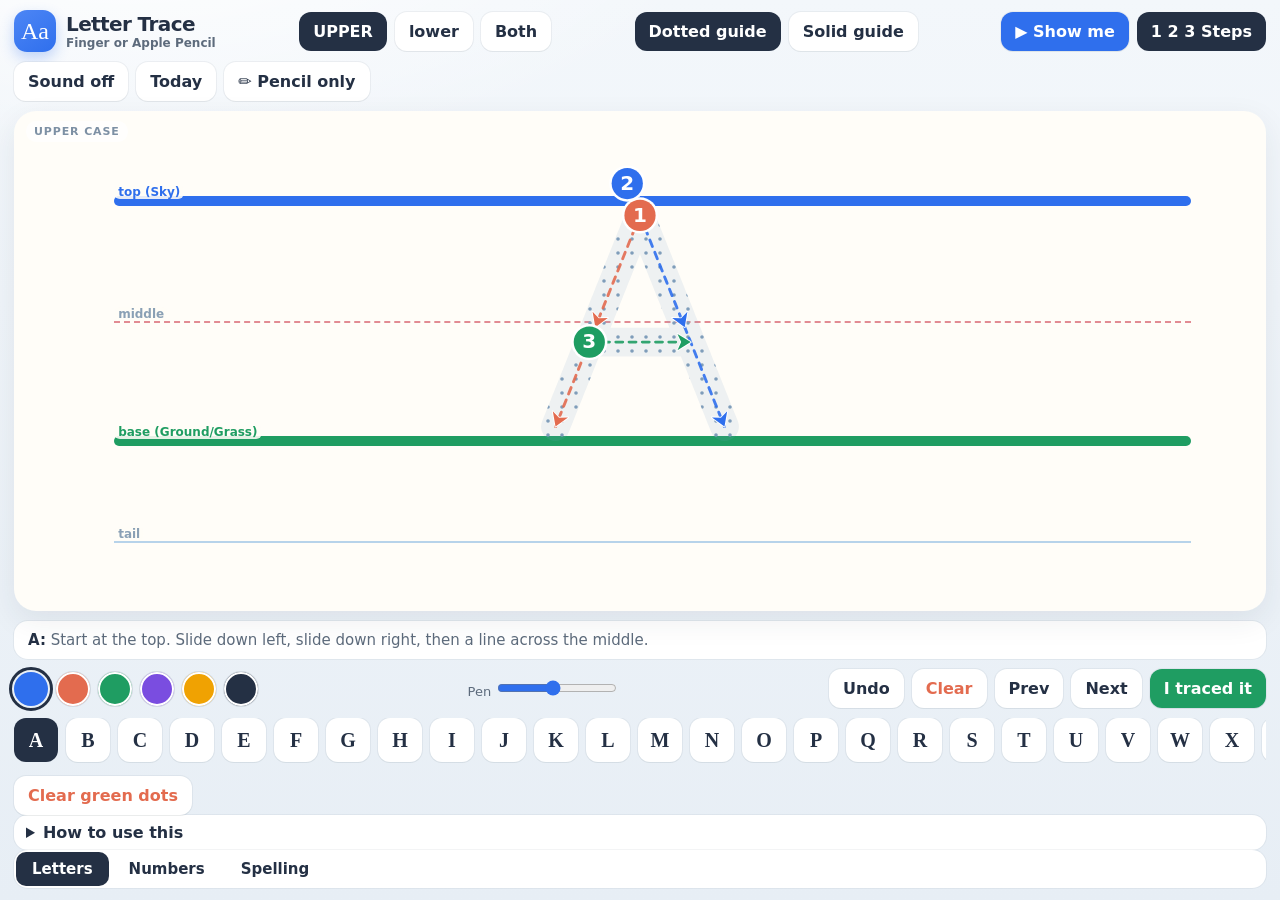
<file: index.html>
<!DOCTYPE html>
<html lang="en">
<head>
<meta charset="UTF-8">
<meta name="viewport" content="width=device-width, initial-scale=1, viewport-fit=cover">
<meta name="apple-mobile-web-app-capable" content="yes">
<meta name="mobile-web-app-capable" content="yes">
<meta name="apple-mobile-web-app-status-bar-style" content="black-translucent">
<meta name="apple-mobile-web-app-title" content="Letter Trace">
<title>Letter Trace · Upper & Lower Case</title>
<link rel="stylesheet" href="trace.css">
</head>
<body>
  <header>
    <div class="brand">
      <div class="mark">Aa</div>
      <h1>Letter Trace<span>Finger or Apple Pencil</span></h1>
    </div>
    <div class="seg" id="mode">
      <button data-mode="upper" class="active">UPPER</button>
      <button data-mode="lower">lower</button>
      <button data-mode="both">Both</button>
    </div>
    <div class="seg">
      <button id="guideBtn" class="active">Dotted guide</button>
      <button id="styleBtn">Solid guide</button>
    </div>
    <div class="seg">
      <button id="showBtn" class="show">▶ Show me</button>
      <button id="numBtn" class="active" aria-pressed="true">1 2 3 Steps</button>
    </div>
  </header>

  <div class="stage" id="stage">
    <div class="board" data-board="0">
      <div class="case-tag" id="tag0">Upper case</div>
      <div class="rules" aria-hidden="true">
        <div class="rule top"><span class="rule-label">top (Sky)</span></div>
        <div class="rule mid"><span class="rule-label">middle</span></div>
        <div class="rule base"><span class="rule-label">base (Ground/Grass)</span></div>
        <div class="rule desc"><span class="rule-label">tail</span></div>
      </div>
      <canvas class="guide-canvas" id="g0"></canvas>
      <canvas id="c0"></canvas>
    </div>
    <div class="board" data-board="1" id="board1" hidden>
      <div class="case-tag">Lower case</div>
      <div class="rules" aria-hidden="true">
        <div class="rule top"><span class="rule-label">top (Sky)</span></div>
        <div class="rule mid"><span class="rule-label">middle</span></div>
        <div class="rule base"><span class="rule-label">base (Ground/Grass)</span></div>
        <div class="rule desc"><span class="rule-label">tail</span></div>
      </div>
      <canvas class="guide-canvas" id="g1"></canvas>
      <canvas id="c1"></canvas>
    </div>
  </div>

  <div class="tip" id="tip"><strong>A:</strong> Start at the top. Slide down to the left, slide down to the right, then a line across the middle.</div>

  <div class="inkbar">
    <div class="swatches" id="swatches">
      <button class="swatch active" data-color="#2f6fed" style="background:#2f6fed" aria-label="Blue"></button>
      <button class="swatch" data-color="#e36b4f" style="background:#e36b4f" aria-label="Coral"></button>
      <button class="swatch" data-color="#1f9d62" style="background:#1f9d62" aria-label="Green"></button>
      <button class="swatch" data-color="#7a4de0" style="background:#7a4de0" aria-label="Purple"></button>
      <button class="swatch" data-color="#f0a202" style="background:#f0a202" aria-label="Gold"></button>
      <button class="swatch" data-color="#243044" style="background:#243044" aria-label="Black"></button>
    </div>
    <label class="help">Pen <input id="size" type="range" min="6" max="28" value="16"></label>
    <div class="tools">
      <button id="undo">Undo</button>
      <button id="clear" class="warn">Clear</button>
      <button id="prev">Prev</button>
      <button id="next">Next</button>
      <button id="done" class="good">I traced it</button>
    </div>
  </div>

  <div class="alpha" id="alpha"></div>
  <div class="footer">
  <button type="button" id="clearDots" class="dots">Clear green dots</button>
  <details class="helpbox">
    <summary>How to use this</summary>
    <p class="help">Open this page in Safari. Tap Share, then Add to Home Screen, so it opens like an app. Turn the phone or iPad sideways for a bigger board. Trace on the dotted letter with a finger or Apple Pencil. Pink dashed line is the middle. The top line is blue. The bottom line is green. Letters with tails (g, j, p, q, y) go under the green line. Coloured numbers show which line to make first, and arrows show which way to go. Tap Show me to watch the letter being made, and tap 1 2 3 Steps to hide or show the numbers. Tap I traced it when you are done: the green dot is only saved when the tracing stays on the line and covers the whole letter. Progress stays on this device.</p>
  </details>
  <nav class="pages" aria-label="Pages">
    <a href="index.html" class="active" aria-current="page">Letters</a>
    <a href="numbers.html">Numbers</a>
    <a href="spelling.html">Spelling</a>
  </nav>
  </div>
  <div class="burst" id="burst"></div>
  <div class="toast" id="toast" role="status" aria-live="polite"></div>
<script src="tracekit.js"></script>
<script src="trace-page.js"></script>
<script src="class.js"></script>
<script>
/* Letters page. Shared logic and the tracing check settings (TRACE_RULES) are in trace-page.js. */
const TIPS = {
  A: "Start at the top. Slide down left, slide down right, then a line across the middle.",
  B: "Start at the top. Straight line down, then a curve on top and a curve on the bottom.",
  C: "Start near the top. Curve back and around, like a smile lying on its side. Leave it open.",
  D: "Start at the top. Straight line down, then a big curve from top to bottom.",
  E: "Start at the top. Line down, then three lines out: top, middle, bottom.",
  F: "Start at the top. Line down, then a line at the top and a shorter line in the middle.",
  G: "Start near the top. Curve around like C, then a short line in on the right.",
  H: "Two straight lines down. Connect them across the middle.",
  I: "Start at the top. One straight line down. A small line across the top and the bottom.",
  J: "Start at the top. Line down, curve to the left at the bottom, then a line across the top.",
  K: "Straight line down. Then start at the top right: slant in to the line, then slant out to the bottom.",
  L: "Start at the top. Line down, then a line across the bottom to the right.",
  M: "Line down. Go back to the top: slant down to the middle, slant back up, then line down.",
  N: "Line down, diagonal down to the bottom, then line up.",
  O: "Start at the top. Curve all the way around until you meet the start.",
  P: "Line down from the top. Curve out and back to the middle.",
  Q: "Make an O. Then a short diagonal tail at the bottom right.",
  R: "Line down. Curve out and back to the middle, then a diagonal leg.",
  S: "Start at the top. Curve left, then curve the other way, like a snake.",
  T: "Start at the top. Line down from the middle, then a line across the top.",
  U: "Line down, curve along the bottom, line back up.",
  V: "Start at the top. Slide down to a point, then back up.",
  W: "Like two Vs. Down, up, down, up.",
  X: "Slide down from the top left. Then slide the other way from the top right.",
  Y: "Two short diagonals meet in the middle, then one line down.",
  Z: "Line across the top, diagonal down to the left, line across the bottom.",
  a: "Start at the middle line. Curve around like a circle, then a short line down to the baseline.",
  b: "Line down from the top. At the middle, curve around to make a ball.",
  c: "Start at the middle line. Curve back and around. Leave it open.",
  d: "Start just under the middle line. Circle back, then a tall line from the top down to the baseline.",
  e: "Start in the middle of the letter. Line across, then curve around.",
  f: "Start near the top. Curve up and back, line down to the baseline, then a short line across the middle.",
  g: "Circle from the middle line, then a tail that curves under the baseline.",
  h: "Line down from the top. From the middle, bump out and down to the baseline.",
  i: "Short line from the middle line down. Then a dot above it.",
  j: "Short line down past the baseline and curve left. Then a dot.",
  k: "Line down from the top. From the middle, a diagonal in and a diagonal out.",
  l: "Start at the top. One long straight line down to the baseline.",
  m: "Short line down. Two bumps, like two hills, staying on the baseline.",
  n: "Short line down. One bump out and down to the baseline.",
  o: "Start at the middle line. Curve all the way around.",
  p: "Line down past the baseline. From the middle, curve around to make a ball.",
  q: "Circle on the baseline. Line down past the baseline, then a little flick.",
  r: "Short line down. From the top, a small curve out.",
  s: "A small snake. Curve one way, then the other, between the middle and the baseline.",
  t: "Line down from near the top. Cross it near the middle line.",
  u: "Line down, curve along the bottom and back up. Then a short line down on the right side.",
  v: "From the middle line, slide down and back up.",
  w: "From the middle line: down, up, down, up.",
  x: "Two diagonals that cross between the middle line and the baseline.",
  y: "Slant down to the baseline. Then start at the top right and slant all the way down under the baseline.",
  z: "Across, diagonal down, across. Keep it between the middle line and the baseline."
};

const letters = "ABCDEFGHIJKLMNOPQRSTUVWXYZ".split("");
const state = Object.assign(TracePage.state, {
  index: 0,
  mode: "upper",
  progress: {}
});
const boards = TracePage.boards;

function list() {
  const picked = ClassKit.today("letterTraceToday");
  if (!picked) return letters.slice();
  const set = [];
  picked.forEach(s => {
    const L = String(s).toUpperCase();
    if (letters.indexOf(L) >= 0 && set.indexOf(L) < 0) set.push(L);
  });
  return set.length ? set : letters.slice();
}

function glyph(upper) {
  const L = list()[state.index] || "A";
  return upper ? L : L.toLowerCase();
}

function needed() {
  const rows = list();
  if (state.mode === "both") return rows.reduce((all, L) => all.concat([L, L.toLowerCase()]), []);
  if (state.mode === "lower") return rows.map(L => L.toLowerCase());
  return rows.slice();
}

function finished() { return needed().every(g => state.progress[g]); }

function say() {
  const g0 = state.mode === "lower" ? glyph(false) : glyph(true);
  const g1 = glyph(false);
  const line = state.mode === "both"
    ? "Capital " + g0 + ". Lowercase " + g1
    : (state.mode === "lower" ? "Lowercase " : "Capital ") + g0;
  ClassKit.speak(line);
}

function render() {
  const rows = list();
  if (state.index >= rows.length) state.index = 0;
  const both = state.mode === "both";
  document.body.classList.toggle("both", both);
  document.body.classList.toggle("solid", state.style === "solid");
  document.getElementById("board1").hidden = !both;
  const g0 = state.mode === "lower" ? glyph(false) : glyph(true);
  const g1 = glyph(false);
  document.getElementById("tag0").textContent = state.mode === "lower" ? "Lower case" : "Upper case";
  const lowerTip = TIPS[g1] ? " Lower: " + TIPS[g1] : "";
  document.getElementById("tip").innerHTML = "<strong>" + g0 + (both ? " / " + g1 : "") + ":</strong> " + (TIPS[g0] || "") + (both ? lowerTip : "");
  document.querySelectorAll("#mode button").forEach(b => b.classList.toggle("active", b.dataset.mode === state.mode));
  const alpha = document.getElementById("alpha");
  alpha.innerHTML = "";
  rows.forEach((L, i) => {
    const b = document.createElement("button");
    b.textContent = state.mode === "lower" ? L.toLowerCase() : L;
    b.classList.toggle("active", i === state.index);
    const mark = state.mode === "both" ? state.progress[L] && state.progress[L.toLowerCase()]
      : state.mode === "lower" ? state.progress[L.toLowerCase()] : state.progress[L];
    b.classList.toggle("done", !!mark);
    b.addEventListener("click", () => { state.index = i; clearAll(); render(); say(); });
    alpha.appendChild(b);
  });
  const today = ClassKit.today("letterTraceToday");
  ClassKit.setFinished(finished(), {
    title: "You traced them",
    body: today ? "Today's letters are finished." : "Every letter is finished."
  });
  TracePage.resize();
}

function clearAll() { TracePage.clearAll(); }

function reloadProgress() {
  state.progress = ClassKit.mine("letterTraceProgress");
  state.index = 0;
  clearAll();
  render();
}

document.getElementById("mode").addEventListener("click", e => {
  const btn = e.target.closest("button");
  if (!btn) return;
  state.mode = btn.dataset.mode;
  clearAll();
  render();
});
document.getElementById("next").addEventListener("click", () => {
  state.index = (state.index + 1) % list().length; clearAll(); render(); say();
});
document.getElementById("prev").addEventListener("click", () => {
  state.index = (state.index + list().length - 1) % list().length; clearAll(); render(); say();
});

ClassKit.mount({
  onChange: reloadProgress,
  today: {
    key: "letterTraceToday",
    title: "Today's letters",
    choices: letters,
    norm: function (s) { return String(s).toUpperCase(); }
  }
});

TracePage.init({
  texts: () => [state.mode === "lower" ? glyph(false) : glyph(true), glyph(false)],
  render,
  onPass: () => {
    const before = finished();
    const L = list()[state.index];
    if (state.mode !== "lower") state.progress[L] = 1;
    if (state.mode !== "upper") state.progress[L.toLowerCase()] = 1;
    ClassKit.saveMine("letterTraceProgress", state.progress);
    render();
    if (!before && finished()) ClassKit.showFinish();
  }
});
reloadProgress();
ClassKit.hold(document.getElementById("clearDots"), () => {
  TracePage.confirmClear({
    count: Object.keys(state.progress).length,
    title: "Clear the green dots?",
    body: "Every letter will look not traced. This only changes this device.",
    empty: "No letters have a green dot yet.",
    onClear: () => {
      state.progress = {};
      ClassKit.saveMine("letterTraceProgress", state.progress);
      render();
    }
  });
}, "");
</script>
</body>
</html>
</file>
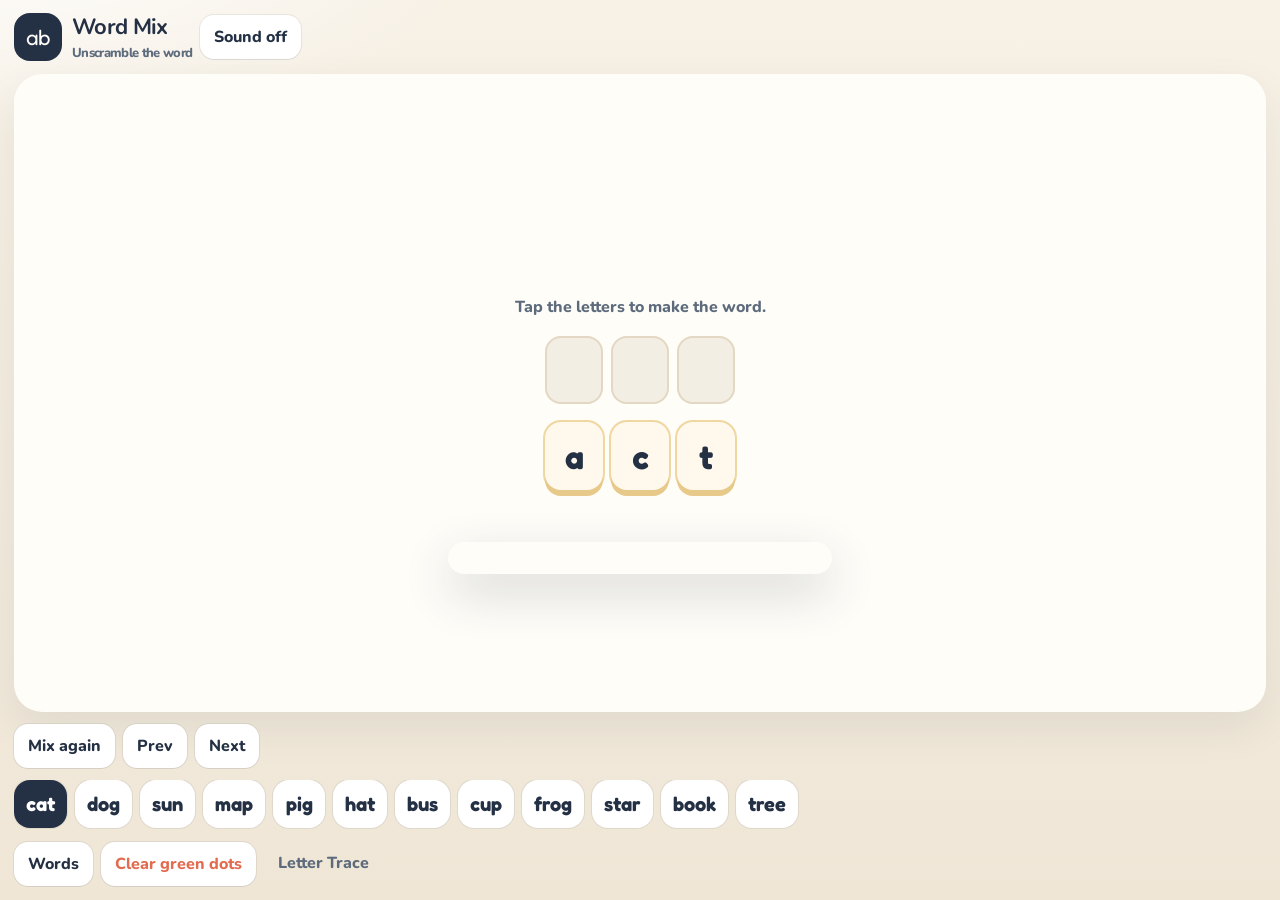
<file: word-mix/index.html>
<!DOCTYPE html>
<html lang="en">
<head>
<meta charset="UTF-8">
<meta name="viewport" content="width=device-width, initial-scale=1, viewport-fit=cover">
<meta name="apple-mobile-web-app-capable" content="yes">
<meta name="mobile-web-app-capable" content="yes">
<meta name="apple-mobile-web-app-title" content="Word Mix">
<title>Word Mix · Unscramble</title>
<link rel="preconnect" href="https://fonts.googleapis.com">
<link rel="preconnect" href="https://fonts.gstatic.com" crossorigin>
<link href="https://fonts.googleapis.com/css2?family=Fredoka:wght@500;650&family=Nunito:wght@700;800&display=swap" rel="stylesheet">
<link rel="stylesheet" href="mix.css">
</head>
<body>
  <header>
    <div class="brand">
      <div class="mark" aria-hidden="true">ab</div>
      <h1>Word Mix<span>Unscramble the word</span></h1>
    </div>
    <button type="button" id="soundBtn">Sound off</button>
  </header>

  <main class="board" id="board">
    <p class="prompt" id="prompt">Tap the letters to make the word.</p>
    <div class="slots" id="slots" aria-label="Your word"></div>
    <div class="bank" id="bank" aria-label="Mixed letters"></div>
  </main>

  <div class="tools">
    <button type="button" id="mixBtn">Mix again</button>
    <button type="button" id="prev">Prev</button>
    <button type="button" id="next">Next</button>
  </div>

  <div class="words" id="words" aria-label="Words"></div>

  <footer>
    <button type="button" id="wordsBtn">Words</button>
    <button type="button" id="clearDots" class="warn">Clear green dots</button>
    <a class="quiet" href="https://scaemrfung.github.io/letter-trace/">Letter Trace</a>
  </footer>

  <div class="toast" id="toast" role="status" aria-live="polite"></div>
  <div class="burst" id="burst" aria-hidden="true"></div>
  <script src="mix.js"></script>
</body>
</html>
</file>
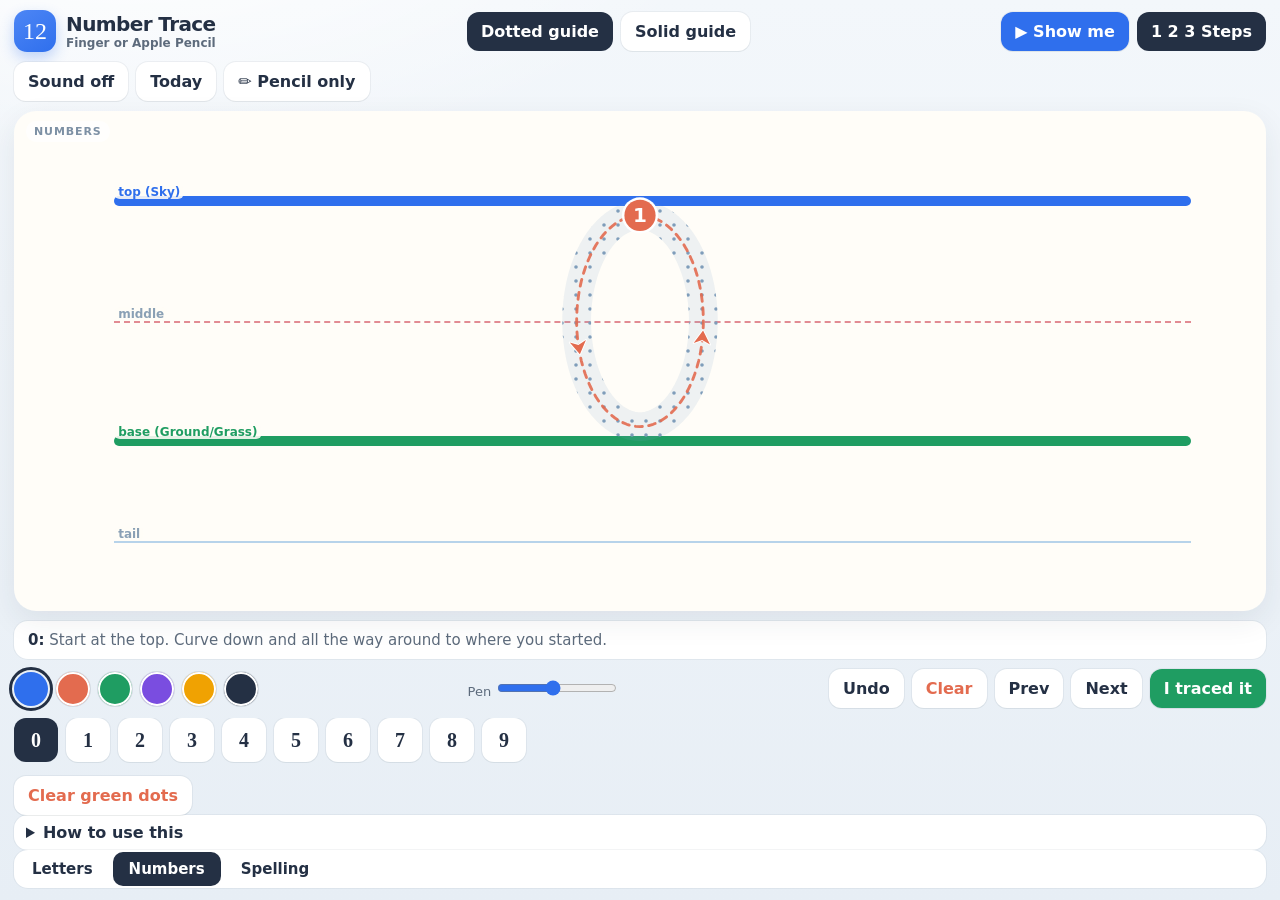
<file: numbers.html>
<!DOCTYPE html>
<html lang="en">
<head>
<meta charset="UTF-8">
<meta name="viewport" content="width=device-width, initial-scale=1, viewport-fit=cover">
<meta name="apple-mobile-web-app-capable" content="yes">
<meta name="mobile-web-app-capable" content="yes">
<meta name="apple-mobile-web-app-status-bar-style" content="black-translucent">
<meta name="apple-mobile-web-app-title" content="Number Trace">
<title>Number Trace · 0 to 9</title>
<link rel="stylesheet" href="trace.css">
</head>
<body>
  <header>
    <div class="brand">
      <div class="mark">12</div>
      <h1>Number Trace<span>Finger or Apple Pencil</span></h1>
    </div>
    <div class="seg">
      <button id="guideBtn" class="active">Dotted guide</button>
      <button id="styleBtn">Solid guide</button>
    </div>
    <div class="seg">
      <button id="showBtn" class="show">▶ Show me</button>
      <button id="numBtn" class="active" aria-pressed="true">1 2 3 Steps</button>
    </div>
  </header>

  <div class="stage" id="stage">
    <div class="board" data-board="0">
      <div class="case-tag" id="tag0">Numbers</div>
      <div class="rules" aria-hidden="true">
        <div class="rule top"><span class="rule-label">top (Sky)</span></div>
        <div class="rule mid"><span class="rule-label">middle</span></div>
        <div class="rule base"><span class="rule-label">base (Ground/Grass)</span></div>
        <div class="rule desc"><span class="rule-label">tail</span></div>
      </div>
      <canvas class="guide-canvas" id="g0"></canvas>
      <canvas id="c0"></canvas>
    </div>
  </div>

  <div class="tip" id="tip"></div>

  <div class="inkbar">
    <div class="swatches" id="swatches">
      <button class="swatch active" data-color="#2f6fed" style="background:#2f6fed" aria-label="Blue"></button>
      <button class="swatch" data-color="#e36b4f" style="background:#e36b4f" aria-label="Coral"></button>
      <button class="swatch" data-color="#1f9d62" style="background:#1f9d62" aria-label="Green"></button>
      <button class="swatch" data-color="#7a4de0" style="background:#7a4de0" aria-label="Purple"></button>
      <button class="swatch" data-color="#f0a202" style="background:#f0a202" aria-label="Gold"></button>
      <button class="swatch" data-color="#243044" style="background:#243044" aria-label="Black"></button>
    </div>
    <label class="help">Pen <input id="size" type="range" min="6" max="28" value="16"></label>
    <div class="tools">
      <button id="undo">Undo</button>
      <button id="clear" class="warn">Clear</button>
      <button id="prev">Prev</button>
      <button id="next">Next</button>
      <button id="done" class="good">I traced it</button>
    </div>
  </div>

  <div class="alpha" id="alpha"></div>
  <div class="footer">
  <button type="button" id="clearDots" class="dots">Clear green dots</button>
  <details class="helpbox">
    <summary>How to use this</summary>
    <p class="help">Open this page in Safari. Tap Share, then Add to Home Screen, so it opens like an app. Trace the dotted number with a finger or Apple Pencil. Numbers start on the blue top line and sit on the green bottom line. Coloured numbers show which line to make first, and arrows show which way to go. Tap Show me to watch the number being made, and tap 1 2 3 Steps to hide or show the steps. Tap I traced it when you are done: the green dot is only saved when the tracing stays on the line and covers the whole number. Progress stays on this iPad.</p>
  </details>
  <nav class="pages" aria-label="Pages">
    <a href="index.html">Letters</a>
    <a href="numbers.html" class="active" aria-current="page">Numbers</a>
    <a href="spelling.html">Spelling</a>
  </nav>
  </div>
  <div class="burst" id="burst"></div>
  <div class="toast" id="toast" role="status" aria-live="polite"></div>
<script src="tracekit.js"></script>
<script src="trace-page.js"></script>
<script src="class.js"></script>
<script>
/* Numbers page. Shared logic and the tracing check settings (TRACE_RULES) are in trace-page.js. */
const TIPS = {
  0: "Start at the top. Curve down and all the way around to where you started.",
  1: "Start at the top. One straight line down.",
  2: "Start near the top. Curve up and around, slant down to the left, then a line across the bottom.",
  3: "Start near the top. Curve around to the middle, then curve around again to the bottom.",
  4: "Line down, then across. Lift your pencil. Then a long line down on the right.",
  5: "Line down, then a big round belly. Lift your pencil and put the flag on top.",
  6: "Start at the top right. Curve down and around, then make a loop at the bottom.",
  7: "Line across the top, then slant down.",
  8: "Start at the top right. Make an S, then go back up to where you started.",
  9: "Make a circle at the top, then a straight line down."
};
MESSAGES.empty = "Trace the number first! ✏️";
MESSAGES.partial = "Almost! Trace the whole number. 🙂";

const digits = "0123456789".split("");
const state = Object.assign(TracePage.state, {
  index: 0,
  mode: "upper",
  progress: {}
});
const boards = TracePage.boards;

function list() {
  const picked = ClassKit.today("numberTraceToday");
  if (!picked) return digits.slice();
  const set = [];
  picked.forEach(s => {
    const d = String(s);
    if (digits.indexOf(d) >= 0 && set.indexOf(d) < 0) set.push(d);
  });
  return set.length ? set : digits.slice();
}

function finished() { return list().every(d => state.progress[d]); }

function say() {
  const d = list()[state.index] || "0";
  ClassKit.speak(d);
}

function render() {
  const rows = list();
  if (state.index >= rows.length) state.index = 0;
  document.body.classList.toggle("solid", state.style === "solid");
  const d = rows[state.index];
  document.getElementById("tip").innerHTML = "<strong>" + d + ":</strong> " + TIPS[d];
  const alpha = document.getElementById("alpha");
  alpha.innerHTML = "";
  rows.forEach((digit, i) => {
    const b = document.createElement("button");
    b.textContent = digit;
    b.classList.toggle("active", i === state.index);
    b.classList.toggle("done", !!state.progress[digit]);
    b.addEventListener("click", () => { state.index = i; clearAll(); render(); say(); });
    alpha.appendChild(b);
  });
  const today = ClassKit.today("numberTraceToday");
  ClassKit.setFinished(finished(), {
    title: "You traced them",
    body: today ? "Today's numbers are finished." : "Every number is finished."
  });
  TracePage.resize();
}

function clearAll() { TracePage.clearAll(); }

function reloadProgress() {
  state.progress = ClassKit.mine("numberTraceProgress");
  state.index = 0;
  clearAll();
  render();
}

document.getElementById("next").addEventListener("click", () => {
  state.index = (state.index + 1) % list().length; clearAll(); render(); say();
});
document.getElementById("prev").addEventListener("click", () => {
  state.index = (state.index + list().length - 1) % list().length; clearAll(); render(); say();
});

ClassKit.mount({
  onChange: reloadProgress,
  today: {
    key: "numberTraceToday",
    title: "Today's numbers",
    choices: digits,
    norm: function (s) { return String(s); }
  }
});

TracePage.init({
  texts: () => [list()[state.index] || "0"],
  render,
  onPass: () => {
    const before = finished();
    state.progress[list()[state.index]] = 1;
    ClassKit.saveMine("numberTraceProgress", state.progress);
    render();
    if (!before && finished()) ClassKit.showFinish();
  }
});
reloadProgress();
ClassKit.hold(document.getElementById("clearDots"), () => {
  TracePage.confirmClear({
    count: Object.keys(state.progress).length,
    title: "Clear the number dots?",
    body: "Every number will look not traced. This only changes this device.",
    empty: "No numbers have a green dot yet.",
    onClear: () => {
      state.progress = {};
      ClassKit.saveMine("numberTraceProgress", state.progress);
      render();
    }
  });
}, "");
</script>
</body>
</html>
</file>
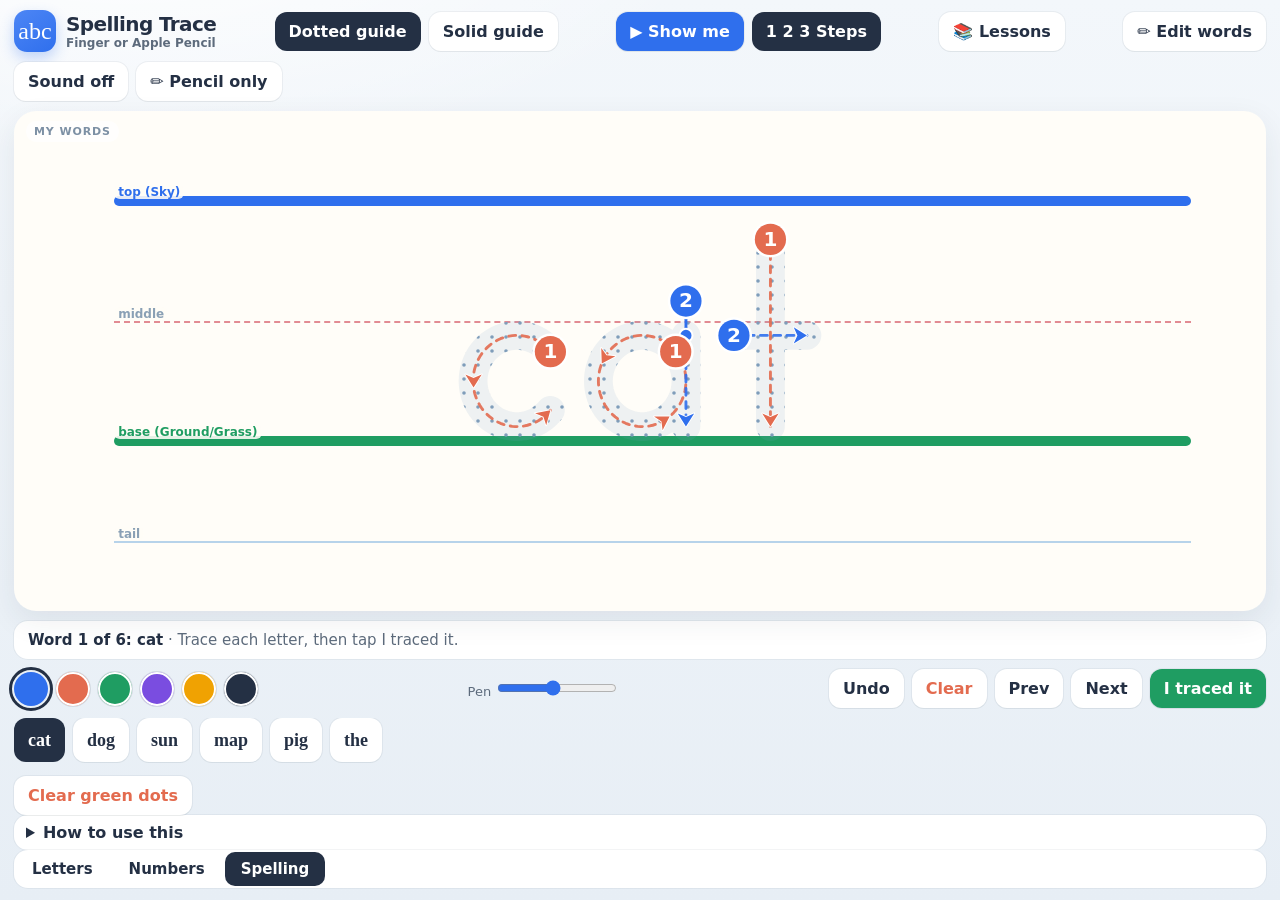
<file: spelling.html>
<!DOCTYPE html>
<html lang="en">
<head>
<meta charset="UTF-8">
<meta name="viewport" content="width=device-width, initial-scale=1, viewport-fit=cover">
<meta name="apple-mobile-web-app-capable" content="yes">
<meta name="mobile-web-app-capable" content="yes">
<meta name="apple-mobile-web-app-status-bar-style" content="black-translucent">
<meta name="apple-mobile-web-app-title" content="Spelling Trace">
<title>Spelling Trace · Words</title>
<link rel="stylesheet" href="trace.css">
<style>
  .alpha.words button { padding: 0 14px; font-size: 18px; }
  #editBtn { -webkit-touch-callout: none; }
  .editor {
    position: fixed; inset: 0; z-index: 8; display: grid; place-items: center;
    background: rgba(36, 48, 68, 0.35); padding: 16px;
  }
  .editor[hidden] { display: none; }
  .editor .panel {
    width: min(640px, 100%); max-height: min(90dvh, 720px); overflow: auto;
    background: white; border-radius: 22px; padding: 18px 20px;
    box-shadow: 0 20px 50px rgba(36, 48, 68, 0.25); display: flex; flex-direction: column; gap: 10px;
  }
  .editor h2 { margin: 0; font-size: 20px; }
  .editor p { margin: 0; }
  .editor textarea, .editor input {
    width: 100%; font: inherit; font-size: 18px; border-radius: 12px; border: 1px solid #c9d5e2;
    padding: 10px 12px; user-select: text; -webkit-user-select: text; color: var(--ink);
  }
  .editor textarea { min-height: 180px; resize: vertical; }
  .editor .row { display: flex; gap: 8px; flex-wrap: wrap; }
  .editor .msg { min-height: 1.2em; font-weight: 700; color: var(--green); font-size: 14px; }
  .editor .msg.bad { color: var(--coral); }
  #lessonBtn { font-weight: 800; }
  .alpha.words button.tricky { border: 2px solid #f0a202; background: #fff6df; }
  .alpha.words button.tricky::before { content: "★ "; color: #d48a00; }
  .alpha.words button.tricky.active { background: #f0a202; color: white; }
  .alpha.words button.tricky.active::before { color: white; }
  .tricky-tag { display: inline-block; margin-left: 6px; padding: 1px 8px; border-radius: 999px; background: #fff0c2; color: #8a5a00; font-size: 0.85em; }
  .lessons .grade h3 { margin: 8px 0 6px; font-size: 18px; }
  .lessons .list { display: grid; grid-template-columns: repeat(auto-fill, minmax(190px, 1fr)); gap: 8px; }
  .lessons .list button { min-height: 56px; text-align: left; padding: 8px 12px; border-radius: 14px; line-height: 1.2; }
  .lessons .list button b { display: block; font-size: 17px; }
  .lessons .list button span { font-size: 14px; opacity: 0.8; }
  .lessons .list button.current { outline: 3px solid var(--green); }
  .lessons .list button .count { float: right; color: var(--green); font-weight: 800; }
  .lessons .mine { width: 100%; min-height: 56px; font-size: 17px; font-weight: 800; }
</style>
</head>
<body>
  <header>
    <div class="brand">
      <div class="mark">abc</div>
      <h1>Spelling Trace<span>Finger or Apple Pencil</span></h1>
    </div>
    <div class="seg">
      <button id="guideBtn" class="active">Dotted guide</button>
      <button id="styleBtn">Solid guide</button>
    </div>
    <div class="seg">
      <button id="showBtn" class="show">▶ Show me</button>
      <button id="numBtn" class="active" aria-pressed="true">1 2 3 Steps</button>
    </div>
    <button id="lessonBtn" aria-haspopup="dialog">📚 Lessons</button>
    <button id="editBtn">✏️ Edit words</button>
  </header>

  <div class="stage" id="stage">
    <div class="board" data-board="0">
      <div class="case-tag" id="tag0">Spelling</div>
      <div class="rules" aria-hidden="true">
        <div class="rule top"><span class="rule-label">top (Sky)</span></div>
        <div class="rule mid"><span class="rule-label">middle</span></div>
        <div class="rule base"><span class="rule-label">base (Ground/Grass)</span></div>
        <div class="rule desc"><span class="rule-label">tail</span></div>
      </div>
      <canvas class="guide-canvas" id="g0"></canvas>
      <canvas id="c0"></canvas>
    </div>
  </div>

  <div class="tip" id="tip"></div>

  <div class="inkbar">
    <div class="swatches" id="swatches">
      <button class="swatch active" data-color="#2f6fed" style="background:#2f6fed" aria-label="Blue"></button>
      <button class="swatch" data-color="#e36b4f" style="background:#e36b4f" aria-label="Coral"></button>
      <button class="swatch" data-color="#1f9d62" style="background:#1f9d62" aria-label="Green"></button>
      <button class="swatch" data-color="#7a4de0" style="background:#7a4de0" aria-label="Purple"></button>
      <button class="swatch" data-color="#f0a202" style="background:#f0a202" aria-label="Gold"></button>
      <button class="swatch" data-color="#243044" style="background:#243044" aria-label="Black"></button>
    </div>
    <label class="help">Pen <input id="size" type="range" min="6" max="28" value="16"></label>
    <div class="tools">
      <button id="undo">Undo</button>
      <button id="clear" class="warn">Clear</button>
      <button id="prev">Prev</button>
      <button id="next">Next</button>
      <button id="done" class="good">I traced it</button>
    </div>
  </div>

  <div class="alpha words" id="alpha"></div>
  <div class="footer">
  <button type="button" id="clearDots" class="dots">Clear green dots</button>
  <details class="helpbox">
    <summary>How to use this</summary>
    <p class="help">Trace the dotted word with a finger or Apple Pencil, one letter at a time. Coloured numbers show which line to make first in each letter, and arrows show which way to go. Tap Show me to watch the whole word being written, letter by letter. Tap I traced it when you are done: the green dot is only saved when every letter stays on the line and is fully traced. Letters that need another try are underlined. Tap Lessons to pick a Grade 1 lesson: its words load right away, and tricky words have a gold ★. Teachers: press and hold Edit words to type or paste the word list (one per line, or separated by commas), then tap Share list to get a link that opens the same words on other iPads. The list and progress stay on this iPad.</p>
  </details>
  <nav class="pages" aria-label="Pages">
    <a href="index.html">Letters</a>
    <a href="numbers.html">Numbers</a>
    <a href="spelling.html" class="active" aria-current="page">Spelling</a>
  </nav>
  </div>

  <div class="editor" id="editor" hidden role="dialog" aria-modal="true" aria-labelledby="editorTitle">
    <div class="panel">
      <h2 id="editorTitle">Spelling words</h2>
      <p class="help">Type or paste words, one per line or separated by commas. Words stay lowercase unless you type capitals.</p>
      <textarea id="wordsInput" spellcheck="false" autocapitalize="none" autocomplete="off"></textarea>
      <div class="row">
        <button id="saveWords" class="good">Save words</button>
        <button id="cancelEdit">Cancel</button>
        <button id="shareBtn">Share list</button>
        <button id="resetProgress" class="warn">Clear green dots</button>
      </div>
      <input id="shareLink" readonly hidden aria-label="Share link">
      <p class="msg" id="editorMsg" role="status"></p>
    </div>
  </div>

  <div class="editor lessons" id="lessons" hidden role="dialog" aria-modal="true" aria-labelledby="lessonsTitle">
    <div class="panel">
      <h2 id="lessonsTitle">Pick a word list</h2>
      <button id="mineBtn" class="mine">✏️ My words</button>
      <div id="gradeList"></div>
      <p class="help">★ marks a tricky word (an irregular word to learn by heart).</p>
      <div class="row">
        <button id="closeLessons">Close</button>
        <button id="shareLesson">Share this lesson</button>
      </div>
      <input id="lessonLink" readonly hidden aria-label="Lesson link">
      <p class="msg" id="lessonMsg" role="status"></p>
    </div>
  </div>

  <div class="burst" id="burst"></div>
  <div class="toast" id="toast" role="status" aria-live="polite"></div>
<script src="tracekit.js"></script>
<script src="trace-page.js"></script>
<script src="class.js"></script>
<script src="lessons.js"></script>
<script>
/* Spelling page. Shared logic and the tracing check settings (TRACE_RULES) are in trace-page.js. */
const DEFAULT_WORDS = ["cat", "dog", "sun", "map", "pig", "the"];
const WORDS_KEY = "spellingWords", PROGRESS_KEY = "spellingProgress";
MESSAGES.empty = "Trace the word first! ✏️";
MESSAGES.partial = "Almost! Trace every letter. 🙂";

// Split a pasted list into words: new lines, commas or semicolons. Keeps capitals as typed.
function parseWords(text) {
  const removed = new Set(), out = [];
  String(text || "").split(/[\n,;]+/).forEach(raw => {
    const clean = raw.replace(/[^A-Za-z0-9 ]/g, ch => { if (ch.trim()) removed.add(ch); return ""; })
      .replace(/\s+/g, " ").trim().slice(0, 24);
    if (clean && !out.includes(clean)) out.push(clean);
  });
  return { words: out.slice(0, 60), removed: Array.from(removed) };
}
function loadWords() {
  try {
    const w = JSON.parse(localStorage.getItem(WORDS_KEY) || "null");
    if (Array.isArray(w) && w.length) return w;
  } catch (e) {}
  return DEFAULT_WORDS.slice();
}
function saveWords(words) { localStorage.setItem(WORDS_KEY, JSON.stringify(words)); }

/* ----- Lessons: grade -> lessons, from lessons.js. "mine" is the teacher's own list. ----- */
const SOURCE_KEY = "spellingSource";
const GRADES = (window.SPELLING_LESSONS && SPELLING_LESSONS.grades) || [];
function findLesson(src) {
  const m = /^g([^:]+):(.+)$/.exec(src || "");
  if (!m) return null;
  const g = GRADES.find(x => x.id === m[1]);
  const l = g && g.lessons.find(x => x.id === m[2]);
  return l ? { grade: g, lesson: l } : null;
}
function lessonLabel(f) { return f.grade.name + " – Lesson " + f.lesson.id + " – " + f.lesson.topic; }
function lessonList(l) {
  const tricky = new Set(l.tricky), out = l.words.filter(w => !tricky.has(w));
  l.tricky.forEach(w => { if (!out.includes(w)) out.push(w); });
  return out;
}
function loadSource() {
  const s = localStorage.getItem(SOURCE_KEY);
  return findLesson(s) ? s : "mine";
}
const state = Object.assign(TracePage.state, {
  index: 0,
  mode: "word",
  source: loadSource(),
  words: [],
  tricky: new Set(),
  progress: {}
});
const progressKey = () => state.source === "mine" ? PROGRESS_KEY : PROGRESS_KEY + ":" + state.source;
function applySource() {
  const f = findLesson(state.source);
  if (!f) state.source = "mine";
  state.words = f ? lessonList(f.lesson) : loadWords();
  state.tricky = new Set(f ? f.lesson.tricky : []);
  document.getElementById("tag0").textContent = f ? lessonLabel(f) : "My words";
}
function setSource(src) {
  state.source = findLesson(src) ? src : "mine";
  localStorage.setItem(SOURCE_KEY, state.source);
  applySource();
  reloadProgress();
}
applySource();
const boards = TracePage.boards;

// A shared link (?words=cat,dog,sun) replaces the list on this iPad.
(function loadSharedList() {
  const params = new URLSearchParams(location.search);
  const lq = params.get("lesson");
  if (lq != null) {
    const gid = params.get("grade") || "1";
    const src = "g" + gid + ":" + String(lq).trim().replace(/[^0-9A-Za-z]/g, "");
    const f = findLesson(src);
    if (f) { state.source = src; localStorage.setItem(SOURCE_KEY, src); applySource(); state.loadedLesson = lessonLabel(f); }
    else state.badLesson = String(lq).slice(0, 10);
    try { history.replaceState(null, "", location.pathname); } catch (e) {}
    return;
  }
  const q = params.get("words");
  if (q == null) return;
  const parsed = parseWords(q);
  if (parsed.words.length) {
    state.words = parsed.words;
    saveWords(state.words);
    state.source = "mine"; localStorage.setItem(SOURCE_KEY, "mine"); applySource();
    state.loadedFromLink = parsed.words.length;
  }
  try { history.replaceState(null, "", location.pathname); } catch (e) {}
})();

const word = () => state.words[state.index] || "";

// Words use the same lines as the other pages. A long word that would not fit
// shrinks, and the lines move with it so letters still sit exactly on them.
function layoutWord(board, fig, rect) {
  const el = board.el, w = rect.width, h = rect.height;
  const span = isFinite(fig.minX) ? fig.maxX - fig.minX + TraceKit.DEFAULTS.guideWidth : 0;
  const std = 0.48 * h / 100, fit = span ? 0.86 * w / span : std;
  const rules = { top: 0, mid: 50, base: 100, desc: 141.67 };
  if (fit >= std) {
    Object.keys(rules).forEach(k => { el.querySelector(".rule." + k).style.top = ""; });
  } else {
    const s = fit, top = 0.52 * h - 70.8 * s;
    Object.keys(rules).forEach(k => {
      const r = el.querySelector(".rule." + k);
      const bw = parseFloat(getComputedStyle(r).borderTopWidth) || 0;
      r.style.top = (top + rules[k] * s - bw / 2) + "px";
    });
  }
  return TraceKit.layout(fig, w, h, Object.assign({ maxWidth: 0.9 }, TracePage.linePx(el)));
}

function render() {
  document.body.classList.toggle("solid", state.style === "solid");
  if (state.index >= state.words.length) state.index = 0;
  const w = word();
  document.getElementById("tip").innerHTML = "<strong>Word " + (state.index + 1) + " of " + state.words.length + ": " +
    w.replace(/[<>&]/g, "") + "</strong>" + (state.tricky.has(w) ? '<span class="tricky-tag">★ tricky word</span>' : "") +
    " · Trace each letter, then tap I traced it.";
  const row = document.getElementById("alpha");
  row.innerHTML = "";
  state.words.forEach((wd, i) => {
    const b = document.createElement("button");
    b.textContent = wd;
    if (state.tricky.has(wd)) { b.classList.add("tricky"); b.title = "Tricky word"; b.setAttribute("aria-label", wd + ", tricky word"); }
    b.classList.toggle("active", i === state.index);
    b.classList.toggle("done", !!state.progress[wd]);
    b.addEventListener("click", () => { state.index = i; clearAll(); render(); say(); });
    row.appendChild(b);
  });
  const act = row.children[state.index];
  if (act && act.scrollIntoView) act.scrollIntoView({ block: "nearest", inline: "nearest" });
  ClassKit.setFinished(state.words.length > 0 && state.words.every(w => state.progress[w]), {
    title: "You traced them",
    body: state.source === "mine" ? "The spelling list is finished." : "You finished " + lessonLabel(findLesson(state.source)) + "."
  });
  TracePage.resize();
}

function clearAll() { TracePage.clearAll(); }

function say() {
  ClassKit.speak(word());
}

document.getElementById("next").addEventListener("click", () => {
  state.index = (state.index + 1) % state.words.length; clearAll(); render(); say();
});
document.getElementById("prev").addEventListener("click", () => {
  state.index = (state.index + state.words.length - 1) % state.words.length; clearAll(); render(); say();
});

/* ----- Teacher word editor (press and hold so little fingers don't open it) ----- */
const editor = document.getElementById("editor"), input = document.getElementById("wordsInput");
const msg = (text, bad) => { const m = document.getElementById("editorMsg"); m.textContent = text || ""; m.classList.toggle("bad", !!bad); };
function openEditor() {
  input.value = loadWords().join("\n");
  document.getElementById("shareLink").hidden = true;
  msg("");
  editor.hidden = false;
}
function closeEditor() { editor.hidden = true; }
let holdTimer = 0, held = false;
const editBtn = document.getElementById("editBtn");
editBtn.addEventListener("pointerdown", () => {
  held = false;
  clearTimeout(holdTimer);
  holdTimer = setTimeout(() => { held = true; openEditor(); }, 700);
});
editBtn.addEventListener("pointerup", () => { if (!held) clearTimeout(holdTimer); });
editBtn.addEventListener("click", e => { if (e.detail === 0) openEditor(); }); // keyboard
editBtn.addEventListener("contextmenu", e => e.preventDefault());
document.getElementById("cancelEdit").addEventListener("click", closeEditor);
document.getElementById("saveWords").addEventListener("click", () => {
  const parsed = parseWords(input.value);
  if (!parsed.words.length) { msg("Add at least one word.", true); return; }
  saveWords(parsed.words);
  closeEditor();
  setSource("mine");
  TracePage.toast("Saved " + parsed.words.length + " word" + (parsed.words.length === 1 ? "" : "s") +
    (parsed.removed.length ? "<small>Left out: " + parsed.removed.join(" ").replace(/[<>&]/g, "") + "</small>" : ""), "yay");
});
document.getElementById("shareBtn").addEventListener("click", async () => {
  const parsed = parseWords(input.value);
  if (!parsed.words.length) { msg("Add at least one word first.", true); return; }
  const url = location.origin + location.pathname + "?words=" + parsed.words.map(encodeURIComponent).join(",");
  const box = document.getElementById("shareLink");
  box.value = url; box.hidden = false;
  try {
    if (navigator.share) { await navigator.share({ title: "Spelling words", url }); msg("Shared."); return; }
  } catch (e) { if (e && e.name === "AbortError") return; }
  try { await navigator.clipboard.writeText(url); msg("Link copied. Open it on the other iPads."); }
  catch (e) { box.select(); msg("Copy this link and open it on the other iPads."); }
});
document.getElementById("resetProgress").addEventListener("click", askClearDots);
function askClearDots() {
  TracePage.confirmClear({
    count: Object.keys(state.progress).length,
    title: "Clear the green dots?",
    body: "Every word will look not traced. The word list stays. This only changes this device.",
    empty: "No words have a green dot yet.",
    onClear: () => {
      state.progress = {};
      ClassKit.saveMine(progressKey(), state.progress);
      msg("Green dots cleared.");
      render();
    }
  });
}

function reloadProgress() {
  state.progress = ClassKit.mine(progressKey());
  state.index = 0;
  clearAll();
  render();
}

ClassKit.mount({ onChange: reloadProgress });

/* ----- Lesson picker ----- */
const lessonsEl = document.getElementById("lessons");
const lmsg = t => { document.getElementById("lessonMsg").textContent = t || ""; };
function openLessons() {
  const box = document.getElementById("gradeList");
  box.innerHTML = "";
  GRADES.forEach(g => {
    const sec = document.createElement("section"); sec.className = "grade";
    const h = document.createElement("h3"); h.textContent = g.name + " Lessons"; sec.appendChild(h);
    const list = document.createElement("div"); list.className = "list";
    g.lessons.forEach(l => {
      const src = "g" + g.id + ":" + l.id, b = document.createElement("button");
      const words = lessonList(l), done = ClassKit.mine(PROGRESS_KEY + ":" + src), n = words.filter(w => done[w]).length;
      b.innerHTML = "<b>Lesson " + l.id + (n ? '<span class="count">' + (n === words.length ? "✓" : n + "/" + words.length) + "</span>" : "") +
        "</b><span>" + l.topic.replace(/[<>&]/g, "") + "</span>";
      b.setAttribute("aria-label", g.name + " – Lesson " + l.id + " – " + l.topic);
      b.dataset.src = src;
      b.classList.toggle("current", src === state.source);
      b.addEventListener("click", () => { closeLessons(); setSource(src); say(); });
      list.appendChild(b);
    });
    sec.appendChild(list); box.appendChild(sec);
  });
  document.getElementById("mineBtn").classList.toggle("active", state.source === "mine");
  document.getElementById("shareLesson").hidden = state.source === "mine";
  document.getElementById("lessonLink").hidden = true;
  lmsg("");
  lessonsEl.hidden = false;
  const cur = box.querySelector("button.current");
  if (cur && cur.scrollIntoView) cur.scrollIntoView({ block: "center" });
}
function closeLessons() { lessonsEl.hidden = true; }
document.getElementById("lessonBtn").addEventListener("click", openLessons);
document.getElementById("closeLessons").addEventListener("click", closeLessons);
document.getElementById("mineBtn").addEventListener("click", () => { closeLessons(); setSource("mine"); say(); });
document.getElementById("shareLesson").addEventListener("click", async () => {
  const f = findLesson(state.source); if (!f) return;
  const url = location.origin + location.pathname + "?grade=" + encodeURIComponent(f.grade.id) + "&lesson=" + encodeURIComponent(f.lesson.id);
  const box = document.getElementById("lessonLink"); box.value = url; box.hidden = false;
  try { if (navigator.share) { await navigator.share({ title: lessonLabel(f), url }); lmsg("Shared."); return; } }
  catch (e) { if (e && e.name === "AbortError") return; }
  try { await navigator.clipboard.writeText(url); lmsg("Link copied. Open it on the other iPads."); }
  catch (e) { box.select(); lmsg("Copy this link and open it on the other iPads."); }
});

TracePage.init({
  texts: () => [word()],
  layout: layoutWord,
  render,
  message: result => {
    const r = result.results[0];
    if (!r || result.reason === "empty") return null;
    const bad = (r.badLetters || []).map(l => l.char);
    const base = MESSAGES[result.reason] || MESSAGES.off;
    return bad.length && r.letters.length > 1 ? base + "<small>Try these letters again: " + bad.join(", ") + "</small>" : base;
  },
  onPass: () => {
    const before = state.words.length > 0 && state.words.every(w => state.progress[w]);
    state.progress[word()] = 1;
    ClassKit.saveMine(progressKey(), state.progress);
    render();
    const now = state.words.every(w => state.progress[w]);
    if (!before && now) ClassKit.showFinish();
  }
});
reloadProgress();
ClassKit.hold(document.getElementById("clearDots"), askClearDots);
if (state.loadedLesson) TracePage.toast("Opened " + state.loadedLesson.replace(/[<>&]/g, "") + " 📚", "yay");
if (state.badLesson) TracePage.toast("Lesson " + state.badLesson.replace(/[<>&]/g, "") + " was not found", "");
if (state.loadedFromLink) TracePage.toast("Loaded " + state.loadedFromLink + " words from the link 📋", "yay");
</script>
</body>
</html>
</file>
<file: trace.css>
/* Shared styles for the Letter Trace pages (letters, numbers, spelling). */
  :root {
    --ink: #243044;
    --muted: #5d6b7c;
    --paper: #fffdf8;
    --sky: #e7f0f8;
    --line: #7eafd6;
    --mid: #e28b93;
    --blue: #2f6fed;
    --green: #1f9d62;
    --coral: #e36b4f;
    --shadow: 0 10px 30px rgba(36, 48, 68, 0.08);
    --safe-t: env(safe-area-inset-top, 0px);
    --safe-b: env(safe-area-inset-bottom, 0px);
  }
  * { box-sizing: border-box; -webkit-tap-highlight-color: transparent; }
  html, body {
    margin: 0;
    height: 100%;
    background:
      radial-gradient(1200px 500px at 10% -10%, #fff 0%, transparent 50%),
      linear-gradient(180deg, #f3f7fb 0%, #e7eef5 100%);
    color: var(--ink);
    font-family: "Avenir Next", "Nunito", "Trebuchet MS", system-ui, sans-serif;
    overscroll-behavior: none;
  }
  body {
    min-height: 100dvh;
    display: flex;
    flex-direction: column;
    padding: calc(10px + var(--safe-t)) 14px calc(12px + var(--safe-b));
    gap: 10px;
    user-select: none;
    -webkit-user-select: none;
  }
  header {
    display: flex;
    align-items: center;
    justify-content: space-between;
    gap: 10px;
    flex-wrap: wrap;
  }
  .brand { display: flex; align-items: center; gap: 10px; min-width: 180px; }
  .mark {
    width: 42px; height: 42px; border-radius: 13px;
    background: linear-gradient(145deg, #4d86f5, #2f6fed);
    color: white; display: grid; place-items: center;
    font-family: "Chalkboard SE", "Comic Sans MS", "Marker Felt", cursive;
    font-size: 24px; box-shadow: 0 6px 14px rgba(47, 111, 237, 0.28);
  }
  h1 { font-size: 20px; margin: 0; letter-spacing: -0.03em; }
  h1 span { display: block; font-size: 12px; font-weight: 600; color: var(--muted); letter-spacing: 0; }
  .seg, .tools, .alpha, .inkbar { display: flex; gap: 8px; align-items: center; flex-wrap: wrap; }
  button, .seg button {
    border: 0; background: white; color: var(--ink);
    border-radius: 12px; padding: 10px 14px; font: inherit; font-weight: 700;
    box-shadow: 0 1px 0 rgba(36,48,68,0.04), 0 0 0 1px rgba(36,48,68,0.06);
    cursor: pointer;
  }
  button:active { transform: translateY(1px); }
  button.active, .seg button.active {
    background: var(--ink); color: white; box-shadow: none;
  }
  button.good { background: var(--green); color: white; }
  button.warn { background: #fff; color: var(--coral); }
  .stage {
    flex: 1;
    min-height: 280px;
    display: grid;
    grid-template-columns: 1fr;
    gap: 10px;
  }
  body.both .stage { grid-template-columns: 1fr 1fr; }
  .board {
    position: relative;
    background: var(--paper);
    border-radius: 22px;
    box-shadow: var(--shadow);
    overflow: hidden;
    min-height: 320px;
    touch-action: none;
    container-type: size;
  }
  .rules, canvas { position: absolute; inset: 0; }
  .rules { pointer-events: none; }
  .rule {
    position: absolute; left: 8%; right: 6%; height: 0;
    border-top: 2px solid var(--line);
  }
  .rule.top, .rule.base { border-top: 0; }
  .rule.top::before, .rule.base::before {
    content: "";
    position: absolute;
    left: 0;
    right: 0;
    top: 0;
    height: 10px;
    border-radius: 6px;
    transform: translateY(-50%);
  }
  .rule.top { top: 18%; }
  .rule.top::before { background: #2f6fed; }
  .rule.mid { top: 42%; border-top: 2px dashed var(--mid); }
  .rule.base { top: 66%; }
  .rule.base::before { background: #1f9d62; }
  .rule.desc { top: 86%; border-top: 2px solid #b7d3ea; }
  .rule-label {
    position: absolute; left: 0; font-size: 12px; font-weight: 800;
    letter-spacing: 0; text-transform: none; color: #8aa0b5;
    white-space: nowrap;
    background: rgba(255, 253, 248, 0.88);
    padding: 0 4px;
    border-radius: 6px;
    transform: translateY(-16px);
  }
  .rule.top .rule-label { color: #2f6fed; }
  .rule.base .rule-label { color: #1f9d62; }
  .guide-canvas {
    position: absolute; inset: 0; width: 100%; height: 100%;
    pointer-events: none;
  }
  canvas { width: 100%; height: 100%; touch-action: none; }
  .case-tag {
    position: absolute; top: 10px; left: 12px; z-index: 2;
    font-size: 11px; font-weight: 800; letter-spacing: 0.08em;
    text-transform: uppercase; color: #7d90a4;
    background: rgba(255,255,255,0.8); padding: 4px 8px; border-radius: 999px;
  }
  .tip {
    background: white; border-radius: 14px; padding: 10px 14px;
    color: var(--muted); font-size: 15px; box-shadow: 0 0 0 1px rgba(36,48,68,0.05);
  }
  .tip strong { color: var(--ink); }
  .inkbar { justify-content: space-between; }
  .swatches { display: flex; gap: 8px; }
  .swatch {
    width: 34px; height: 34px; border-radius: 50%; padding: 0;
    box-shadow: inset 0 0 0 2px white, 0 0 0 1px rgba(36,48,68,0.12);
  }
  .swatch.active { outline: 3px solid var(--ink); outline-offset: 2px; }
  input[type="range"] { width: 120px; accent-color: var(--blue); }
  .alpha {
    overflow-x: auto; flex-wrap: nowrap; padding-bottom: 4px;
    -webkit-overflow-scrolling: touch;
  }
  .alpha button {
    min-width: 44px; height: 44px; padding: 0; position: relative; flex: 0 0 auto;
    font-family: "Chalkboard SE", "Comic Sans MS", cursive; font-size: 20px;
  }
  .alpha button.done::after {
    content: ""; position: absolute; right: 5px; top: 5px;
    width: 8px; height: 8px; border-radius: 50%; background: var(--green);
  }
  .help { font-size: 13px; color: var(--muted); }
  details.helpbox {
    background: white; border-radius: 14px; padding: 8px 12px;
    box-shadow: 0 0 0 1px rgba(36,48,68,0.05);
  }
  details.helpbox summary { cursor: pointer; font-weight: 800; }
  .board.celebrate { animation: board-pop 700ms ease; }
  @keyframes board-pop {
    0% { transform: scale(1); }
    35% { transform: scale(1.035); box-shadow: 0 0 0 8px rgba(31, 157, 98, 0.28); }
    100% { transform: scale(1); }
  }
  .burst {
    position: fixed; inset: 0; pointer-events: none; z-index: 5;
  }
  .star {
    position: absolute; font-size: 26px; margin-left: -0.4em; margin-top: -0.4em;
    animation: pop 1100ms ease-out forwards;
  }
  @keyframes pop {
    0% { transform: translate(0, 0) scale(0.2); opacity: 0; }
    15% { opacity: 1; }
    100% { transform: translate(var(--dx), var(--dy)) scale(1.2); opacity: 0; }
  }
  button.show { background: var(--blue); color: white; }
  button.show.playing { background: #1f4fb8; }
  .toast {
    position: fixed; left: 50%; top: 72%; z-index: 6; pointer-events: none;
    transform: translate(-50%, -50%) scale(0.92); opacity: 0;
    transition: opacity 200ms ease, transform 200ms ease;
    background: white; border-radius: 22px; padding: 16px 26px; max-width: min(90vw, 560px);
    text-align: center; font-size: 26px; font-weight: 800; line-height: 1.25;
    box-shadow: 0 18px 40px rgba(36, 48, 68, 0.18);
  }
  .toast.show { opacity: 1; transform: translate(-50%, -50%) scale(1); }
  .toast.oops { color: var(--coral); }
  .toast.yay { color: var(--green); }
  .toast small { display: block; font-size: 17px; font-weight: 700; color: var(--muted); margin-top: 4px; }
  .classbar { display: flex; gap: 8px; align-items: center; flex-wrap: wrap; }
  .kids { display: flex; gap: 6px; overflow-x: auto; flex: 1 1 160px; min-width: 0; }
  .kids button { flex: 0 0 auto; }
  .choice-grid { display: flex; flex-wrap: wrap; gap: 6px; max-height: 46dvh; overflow: auto; margin-top: 12px; }
  .choice-grid button { min-width: 42px; padding: 8px 0; }
  .clear-dots-card textarea {
    width: 100%; min-height: 120px; margin-top: 12px; font: inherit; font-size: 16px;
    border-radius: 12px; border: 1px solid #c9d5e2; padding: 10px 12px;
    user-select: text; -webkit-user-select: text; color: var(--ink);
  }
  .footer details.helpbox { flex: 1 1 260px; }
  button.dots { background: #fff; color: var(--coral); }
  .clear-dots {
    position: fixed; inset: 0; z-index: 20; display: grid; place-items: center;
    background: rgba(36, 48, 68, 0.4); padding: 16px;
  }
  .clear-dots-card {
    width: min(100%, 360px); background: var(--paper); color: var(--ink);
    border-radius: 24px; padding: 22px;
    box-shadow: 0 18px 40px rgba(36, 48, 68, 0.18);
  }
  .clear-dots-card h2 { margin: 0; font-size: 24px; }
  .clear-dots-card p { margin: 8px 0 0; color: var(--muted); line-height: 1.45; font-size: 16px; font-weight: 700; }
  .clear-dots-card .row { display: flex; gap: 10px; margin-top: 16px; }
  .clear-dots-card button { flex: 1; min-height: 44px; }
  nav.pages { display: flex; gap: 4px; padding: 2px; background: white; border-radius: 14px;
    box-shadow: 0 0 0 1px rgba(36,48,68,0.05); }
  nav.pages a {
    display: inline-flex; align-items: center; min-height: 34px; padding: 0 16px; border-radius: 10px;
    color: var(--ink); text-decoration: none; font-weight: 800; font-size: 15px;
  }
  nav.pages a.active { background: var(--ink); color: white; }
  @media (max-width: 800px) {
    body.both .stage { grid-template-columns: 1fr; }
  }
  @media (max-width: 520px) {
    html, body { height: auto; overflow-x: hidden; }
    body {
      padding: calc(6px + var(--safe-t)) 10px calc(10px + var(--safe-b));
      gap: 6px;
    }
    header, .inkbar, .footer, .alpha, .tip, .classbar { max-width: 100%; min-width: 0; }
    .brand { min-width: 0; }
    .mark { width: 36px; height: 36px; font-size: 18px; border-radius: 11px; }
    h1 { font-size: 17px; }
    button, .seg button { padding: 8px 10px; font-size: 14px; }
    .stage { min-height: 0; }
    .board { min-height: 48dvh; border-radius: 16px; }
    body.both .board { min-height: 36dvh; }
    .tip { font-size: 14px; padding: 8px 10px; }
    .swatches { flex-wrap: wrap; }
    .swatch { width: 32px; height: 32px; }
    input[type="range"] { width: 92px; }
    .tools { width: 100%; }
    .tools button { flex: 1 1 auto; }
    .alpha { max-width: 100%; }
    .footer { width: 100%; }
    button.dots, nav.pages { width: 100%; }
    nav.pages a { flex: 1; justify-content: center; padding: 0 6px; }
    .toast { font-size: 20px; top: auto; bottom: max(16px, var(--safe-b)); max-width: calc(100vw - 24px); }
  }
  @media (max-height: 520px) {
    body { gap: 6px; }
    .board, body.both .board { min-height: 200px; }
  }
</file>
<file: word-mix/mix.css>
:root {
  --ink: #243044;
  --muted: #5d6b7c;
  --paper: #fffdf8;
  --page: #efe6d6;
  --blue: #2f6fed;
  --green: #1f9d62;
  --coral: #e36b4f;
  --gold: #e8a317;
  --tile: #fff8ec;
  --safe-t: env(safe-area-inset-top, 0px);
  --safe-b: env(safe-area-inset-bottom, 0px);
}

* { box-sizing: border-box; -webkit-tap-highlight-color: transparent; }

html, body {
  margin: 0;
  min-height: 100%;
  background:
    radial-gradient(900px 420px at 0% -10%, #fff 0%, transparent 55%),
    linear-gradient(180deg, #f7f1e6 0%, var(--page) 100%);
  color: var(--ink);
  font-family: "Nunito", "Avenir Next", system-ui, sans-serif;
}

body {
  min-height: 100dvh;
  display: flex;
  flex-direction: column;
  gap: 12px;
  padding: calc(12px + var(--safe-t)) 14px calc(14px + var(--safe-b));
  overflow-x: hidden;
  user-select: none;
  -webkit-user-select: none;
}

header, footer, .tools {
  display: flex;
  flex-wrap: wrap;
  align-items: center;
  gap: 8px;
}

.brand { display: flex; align-items: center; gap: 10px; min-width: 0; }
.mark {
  width: 48px;
  height: 48px;
  border-radius: 16px;
  display: grid;
  place-items: center;
  background: #243044;
  color: #fffdf8;
  font-family: "Fredoka", "Nunito", system-ui, sans-serif;
  font-size: 22px;
  letter-spacing: -0.04em;
}
h1 { margin: 0; font-size: 22px; letter-spacing: -0.03em; }
h1 span { display: block; margin-top: 2px; color: var(--muted); font-size: 13px; font-weight: 800; }

button, .quiet {
  border: 0;
  background: white;
  color: var(--ink);
  border-radius: 14px;
  min-height: 44px;
  padding: 10px 14px;
  font: inherit;
  font-weight: 800;
  box-shadow: 0 1px 0 rgba(36, 48, 68, 0.05), 0 0 0 1px rgba(36, 48, 68, 0.08);
  cursor: pointer;
  text-decoration: none;
}
button.active { background: var(--ink); color: white; box-shadow: none; }
button.warn { color: var(--coral); }
button.good { background: var(--green); color: white; box-shadow: none; }
button:disabled { opacity: 0.45; }

.board {
  flex: 1;
  display: flex;
  flex-direction: column;
  justify-content: center;
  gap: 18px;
  min-height: 280px;
  padding: 22px 16px;
  border-radius: 28px;
  background: var(--paper);
  box-shadow: 0 16px 40px rgba(36, 48, 68, 0.08);
}
.board.shake { animation: shake 420ms ease; }
.board.yes { animation: glow 700ms ease; }
.prompt { margin: 0; text-align: center; font-weight: 800; color: var(--muted); }

.slots, .bank, .words {
  display: flex;
  flex-wrap: wrap;
  justify-content: center;
  gap: 8px;
}
.slot, .tile, .chip {
  width: 58px;
  height: 68px;
  border-radius: 16px;
  font-family: "Fredoka", "Nunito", system-ui, sans-serif;
  font-size: 34px;
  font-weight: 650;
}
.slot {
  background: #f3eee4;
  box-shadow: inset 0 0 0 2px #e4d8c4;
  color: var(--ink);
}
.slot.space { width: 18px; background: transparent; box-shadow: none; }
.slot.filled { background: white; box-shadow: 0 6px 0 #e4d3b5, 0 0 0 2px #ecdcbd; }
.tile {
  background: var(--tile);
  box-shadow: 0 6px 0 #e7c98a, 0 0 0 2px #f0d7a2;
}
.tile:active, .slot.filled:active { transform: translateY(2px); }
.bank { min-height: 68px; }

.words { justify-content: flex-start; overflow-x: auto; padding-bottom: 2px; }
.chip {
  width: auto;
  min-width: 52px;
  height: 48px;
  padding: 0 12px;
  font-size: 20px;
  background: white;
  box-shadow: 0 0 0 1px rgba(36, 48, 68, 0.08);
  position: relative;
}
.chip.on { background: var(--ink); color: white; }
.chip .dot {
  position: absolute;
  top: 6px;
  right: 6px;
  width: 8px;
  height: 8px;
  border-radius: 99px;
  background: var(--green);
}

footer { margin-top: auto; }
.quiet { background: transparent; box-shadow: none; color: var(--muted); }

.toast {
  position: fixed;
  left: 50%;
  top: 62%;
  z-index: 5;
  width: min(90vw, 24rem);
  transform: translate(-50%, -50%);
  padding: 16px 18px;
  border-radius: 22px;
  background: var(--paper);
  text-align: center;
  font-family: "Fredoka", "Nunito", system-ui, sans-serif;
  font-size: 28px;
  box-shadow: 0 18px 50px rgba(36, 48, 68, 0.2);
  pointer-events: none;
}
.toast[hidden] { display: none; }
.toast.bad { color: var(--coral); }
.toast.good { color: var(--green); }

.burst { position: fixed; inset: 0; pointer-events: none; z-index: 6; }
.star {
  position: absolute;
  left: 50%;
  top: 46%;
  font-size: 26px;
  animation: pop 1100ms ease-out forwards;
}

.sheet {
  position: fixed;
  inset: 0;
  z-index: 8;
  display: grid;
  place-items: center;
  background: rgba(36, 48, 68, 0.4);
  padding: 16px;
}
.card {
  width: min(560px, 100%);
  max-height: min(90dvh, 680px);
  overflow: auto;
  background: var(--paper);
  border-radius: 24px;
  padding: 18px;
  box-shadow: 0 20px 50px rgba(36, 48, 68, 0.25);
}
.card h2 { margin: 0; font-family: "Fredoka", "Nunito", system-ui, sans-serif; font-size: 28px; }
.card p { color: var(--muted); font-weight: 800; line-height: 1.4; }
.card textarea, .card input {
  width: 100%;
  font: inherit;
  font-size: 18px;
  border-radius: 12px;
  border: 1px solid #e4d8c4;
  padding: 10px 12px;
  color: var(--ink);
  user-select: text;
  -webkit-user-select: text;
}
.card textarea { min-height: 180px; }
.card .row { display: flex; flex-wrap: wrap; gap: 8px; margin-top: 12px; }
.card .row button { flex: 1; }

@keyframes shake {
  20% { transform: translateX(-8px); }
  40% { transform: translateX(8px); }
  60% { transform: translateX(-5px); }
  80% { transform: translateX(4px); }
}
@keyframes glow {
  40% { box-shadow: 0 0 0 8px rgba(31, 157, 98, 0.28); }
}
@keyframes pop {
  0% { transform: translate(0, 0) scale(0.2); opacity: 0; }
  15% { opacity: 1; }
  100% { transform: translate(var(--dx), var(--dy)) scale(1.1); opacity: 0; }
}

@media (max-width: 520px) {
  .slot, .tile { width: 48px; height: 58px; font-size: 28px; border-radius: 14px; }
  .board { padding: 16px 10px; }
  h1 { font-size: 20px; }
}
</file>
